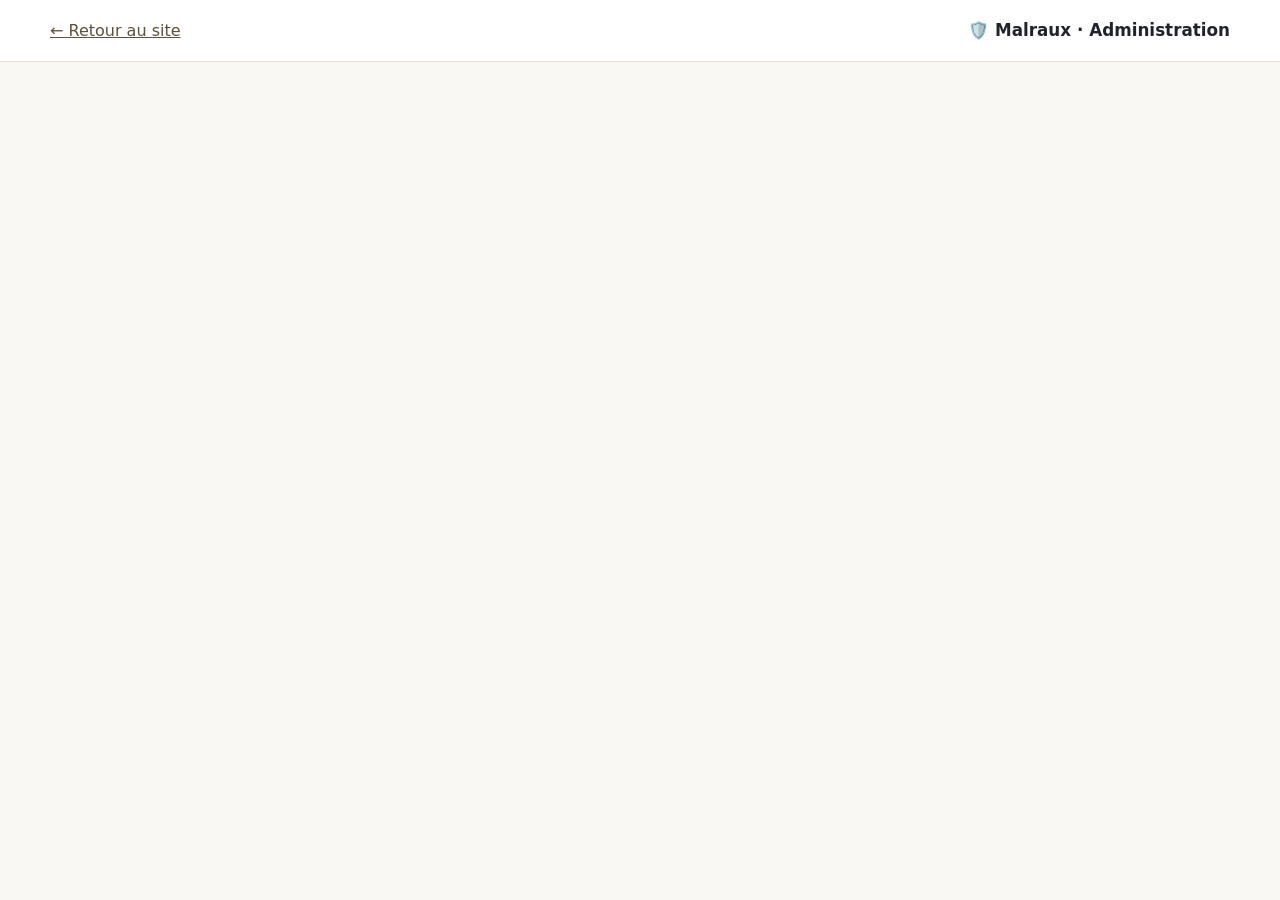
<file: admin.html>
<!doctype html><html lang="fr"><head><meta charset="utf-8"><meta name="viewport" content="width=device-width,initial-scale=1"><meta name="robots" content="noindex,nofollow"><meta name="referrer" content="strict-origin-when-cross-origin"><title>Administration sécurisée — Malraux</title><link rel="stylesheet" href="admin.css"><script src="cms-config.js"></script><script type="module" src="admin.js"></script></head><body>
<header><a href="index.html">← Retour au site</a><strong>🛡️ Malraux · Administration</strong><button id="logout" hidden>Déconnexion</button></header>
<main><section id="setup" class="panel" hidden><h1>Configuration nécessaire</h1><p>Le site public reste opérationnel. Pour activer l'administration, connectez un projet Supabase en suivant le fichier <code>INSTALLATION-ADMIN.md</code>. N'insérez jamais une clé <code>service_role</code> dans les fichiers publics.</p></section>
<section id="login" class="panel" hidden><h1>Connexion de l'équipe</h1><p>Chaque personne utilise son propre compte, créé sur invitation.</p><form id="loginForm"><label>Adresse e-mail<input id="email" type="email" autocomplete="username" required></label><label>Mot de passe<input id="password" type="password" autocomplete="current-password" required></label><button type="submit">Se connecter</button></form><p id="loginError" role="alert"></p></section>
<section id="workspace" hidden><div class="top"><div><h1>Gestion des contenus</h1><p id="identity"></p></div><div><span class="tag" id="role"></span></div></div><div class="layout"><nav class="panel" aria-label="Rubriques d'administration"><button class="tab active" data-tab="contents">✏️ Textes</button><button class="tab" data-tab="events">📅 Événements</button><button class="tab" data-tab="users">👥 Comptes et rôles</button><button class="tab" data-tab="history">🕘 Historique</button></nav><div class="panel" id="contents"><div class="sectionhead"><h2>Textes des pages</h2><span>Modifications enregistrées en brouillon avant publication</span></div><label>Choisir un texte<select id="field"></select></label><label>Contenu<textarea id="body" rows="7" maxlength="10000"></textarea></label><div class="actions"><button id="save">Enregistrer le brouillon</button><button id="publish" class="primary">Publier sur le site</button><button id="restore" class="secondary">Reprendre le texte publié</button></div><p class="hint" id="fieldInfo"></p></div><div class="panel" id="events" hidden>
 <div class="sectionhead"><div><h2>📅 Événements</h2><p>Gérez les événements publiés sur le site, sans GitHub.</p></div><button id="newEvent" class="primary" type="button">＋ Créer un événement</button></div>
 <div id="eventFormWrap" hidden><form id="eventForm"><input type="hidden" id="eventId"><label>Heure et date <input id="eventDate" type="datetime-local" required></label><label>Titre <input id="eventTitle" type="text" maxlength="160" minlength="3" required placeholder="Ex. Journée portes ouvertes"></label><label>Description <textarea id="eventDescription" rows="4" maxlength="4000" minlength="3" required></textarea></label><label>Image en lien (facultatif) <input id="eventImage" type="url" maxlength="1000" placeholder="https://…"></label><div class="actions"><button id="saveEventDraft" type="submit">💾 Enregistrer le brouillon</button><button id="publishEvent" type="button" class="primary">🚀 Publier maintenant</button><button id="cancelEvent" type="button" class="secondary">Annuler</button></div></form></div>
 <p id="eventNotice" role="status" aria-live="polite"></p><div id="eventList"></div>
 </div><div class="panel" id="users" hidden><h2>Comptes et rôles</h2><p>Les comptes sont créés par invitation depuis Supabase Auth. Les administrateurs peuvent ensuite attribuer les rôles.</p><div id="userList"></div></div><div class="panel" id="history" hidden><h2>Historique des publications</h2><div id="auditList"></div></div></div></section>
<p id="notice" role="status" aria-live="polite"></p></main></body></html>
</file>
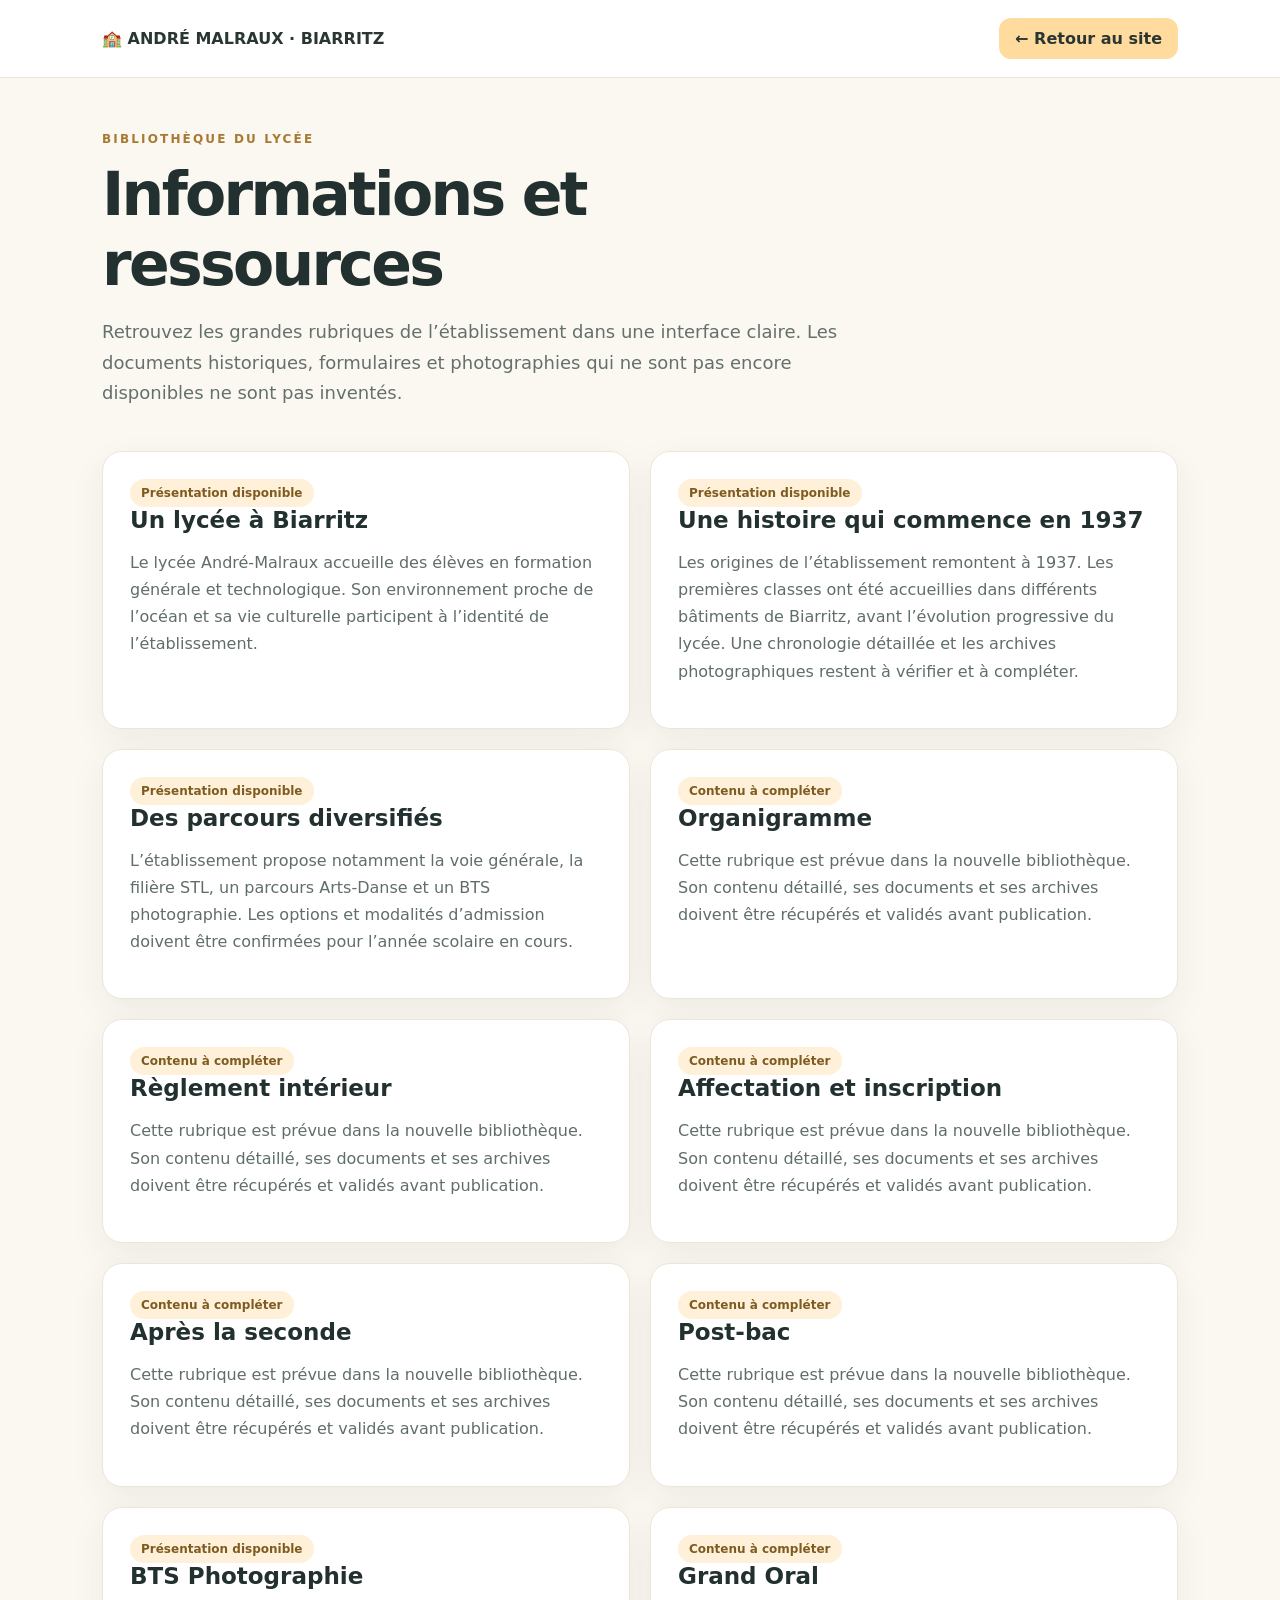
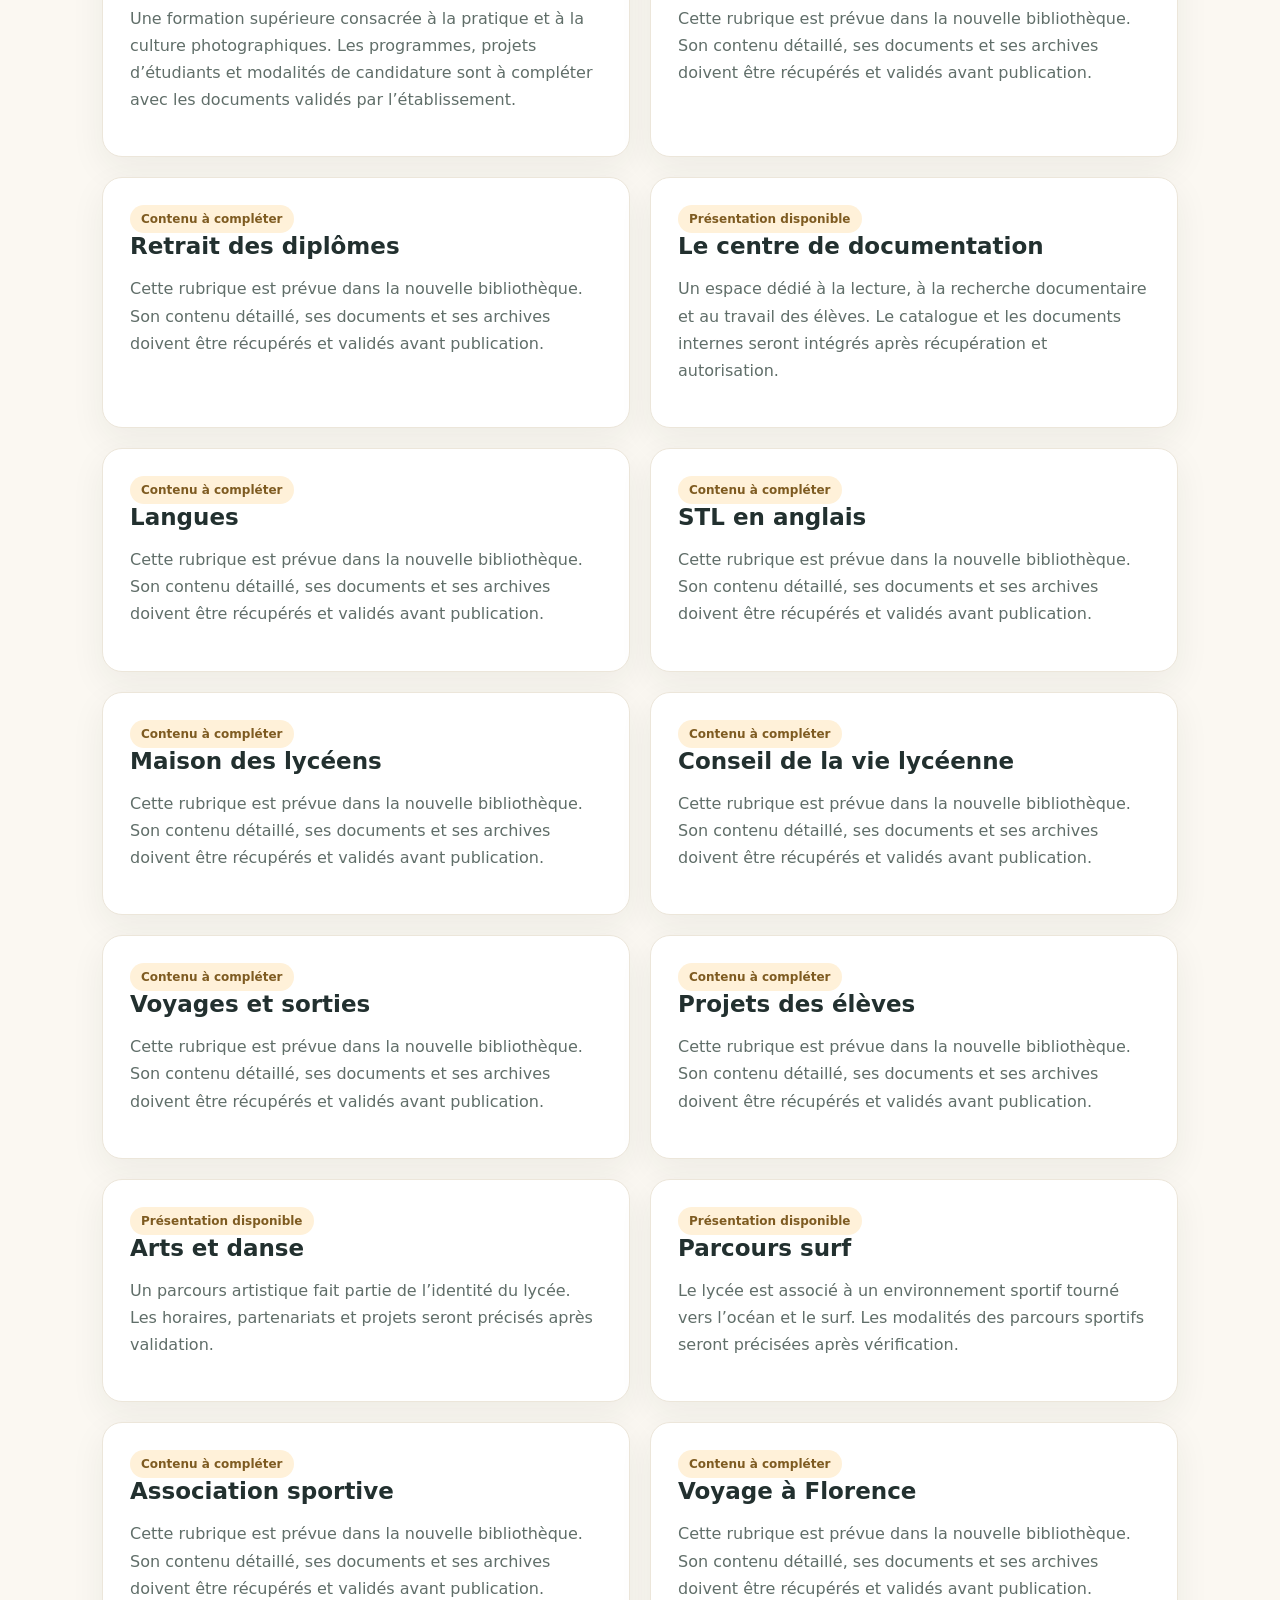
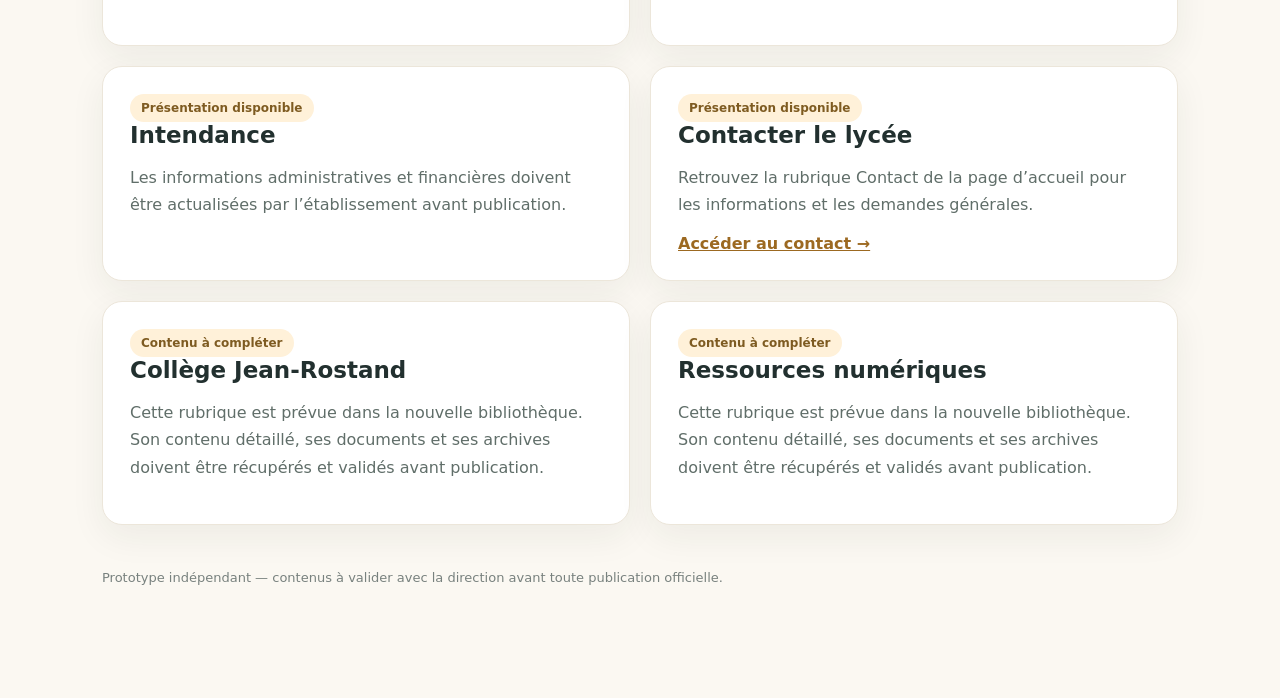
<file: ressources.html>
<!doctype html><html lang="fr"><head><meta charset="utf-8"><meta name="viewport" content="width=device-width,initial-scale=1"><title>Ressources & rubriques — Lycée André-Malraux</title><style>*,*:before,*:after{box-sizing:border-box}body{margin:0;background:#fbf8f2;color:#22302f;font-family:Inter,system-ui,-apple-system,Segoe UI,sans-serif}header{background:white;border-bottom:1px solid #eae4da;position:sticky;top:0;z-index:2}nav{max-width:1120px;margin:auto;display:flex;justify-content:space-between;align-items:center;padding:18px 22px;gap:20px}nav a{color:#293633;text-decoration:none;font-weight:700}.back{background:#ffdc9d;padding:11px 16px;border-radius:12px}main{max-width:1120px;margin:auto;padding:50px 22px 100px}.eyebrow{font-size:12px;letter-spacing:.18em;font-weight:800;color:#a87932}h1{font-size:clamp(36px,5vw,60px);letter-spacing:-.045em;max-width:750px;margin:12px 0}p.lead{font-size:18px;color:#64706b;line-height:1.7;max-width:760px}.sections{display:grid;grid-template-columns:repeat(2,minmax(0,1fr));gap:20px;margin-top:42px}.resource{scroll-margin-top:105px;background:white;border:1px solid #ece6da;border-radius:20px;padding:27px;box-shadow:0 12px 35px #192d2510}.resource:target{outline:3px solid #ffd187}.resource h2{margin:0 0 12px;font-size:23px}.resource p{line-height:1.7;color:#606e69}.status{display:inline-block;font-size:12px;font-weight:700;border-radius:100px;background:#fff1d9;color:#7e5b21;padding:7px 11px}.resource a{color:#9c6921;font-weight:700}.footer{font-size:13px;color:#78817e;margin-top:45px}@media(max-width:700px){.sections{grid-template-columns:1fr}nav{flex-wrap:wrap}}</style></head><body><header><nav><a href="index.html#accueil">🏫 ANDRÉ MALRAUX · BIARRITZ</a><a class="back" href="index.html#archives-officielles">← Retour au site</a></nav></header><main><span class="eyebrow">BIBLIOTHÈQUE DU LYCÉE</span><h1>Informations et ressources</h1><p class="lead">Retrouvez les grandes rubriques de l’établissement dans une interface claire. Les documents historiques, formulaires et photographies qui ne sont pas encore disponibles ne sont pas inventés.</p><div class="sections"><section class="resource" id="presentation"><span class="status">Présentation disponible</span><h2>Un lycée à Biarritz</h2><p>Le lycée André-Malraux accueille des élèves en formation générale et technologique. Son environnement proche de l’océan et sa vie culturelle participent à l’identité de l’établissement.</p></section><section class="resource" id="histoire"><span class="status">Présentation disponible</span><h2>Une histoire qui commence en 1937</h2><p>Les origines de l’établissement remontent à 1937. Les premières classes ont été accueillies dans différents bâtiments de Biarritz, avant l’évolution progressive du lycée. Une chronologie détaillée et les archives photographiques restent à vérifier et à compléter.</p></section><section class="resource" id="formations"><span class="status">Présentation disponible</span><h2>Des parcours diversifiés</h2><p>L’établissement propose notamment la voie générale, la filière STL, un parcours Arts-Danse et un BTS photographie. Les options et modalités d’admission doivent être confirmées pour l’année scolaire en cours.</p></section><section class="resource" id="organigramme"><span class="status">Contenu à compléter</span><h2>Organigramme</h2><p>Cette rubrique est prévue dans la nouvelle bibliothèque. Son contenu détaillé, ses documents et ses archives doivent être récupérés et validés avant publication.</p></section><section class="resource" id="reglement"><span class="status">Contenu à compléter</span><h2>Règlement intérieur</h2><p>Cette rubrique est prévue dans la nouvelle bibliothèque. Son contenu détaillé, ses documents et ses archives doivent être récupérés et validés avant publication.</p></section><section class="resource" id="inscription"><span class="status">Contenu à compléter</span><h2>Affectation et inscription</h2><p>Cette rubrique est prévue dans la nouvelle bibliothèque. Son contenu détaillé, ses documents et ses archives doivent être récupérés et validés avant publication.</p></section><section class="resource" id="apres-seconde"><span class="status">Contenu à compléter</span><h2>Après la seconde</h2><p>Cette rubrique est prévue dans la nouvelle bibliothèque. Son contenu détaillé, ses documents et ses archives doivent être récupérés et validés avant publication.</p></section><section class="resource" id="post-bac"><span class="status">Contenu à compléter</span><h2>Post-bac</h2><p>Cette rubrique est prévue dans la nouvelle bibliothèque. Son contenu détaillé, ses documents et ses archives doivent être récupérés et validés avant publication.</p></section><section class="resource" id="bts-photographie"><span class="status">Présentation disponible</span><h2>BTS Photographie</h2><p>Une formation supérieure consacrée à la pratique et à la culture photographiques. Les programmes, projets d’étudiants et modalités de candidature sont à compléter avec les documents validés par l’établissement.</p></section><section class="resource" id="grand-oral"><span class="status">Contenu à compléter</span><h2>Grand Oral</h2><p>Cette rubrique est prévue dans la nouvelle bibliothèque. Son contenu détaillé, ses documents et ses archives doivent être récupérés et validés avant publication.</p></section><section class="resource" id="diplomes"><span class="status">Contenu à compléter</span><h2>Retrait des diplômes</h2><p>Cette rubrique est prévue dans la nouvelle bibliothèque. Son contenu détaillé, ses documents et ses archives doivent être récupérés et validés avant publication.</p></section><section class="resource" id="cdi"><span class="status">Présentation disponible</span><h2>Le centre de documentation</h2><p>Un espace dédié à la lecture, à la recherche documentaire et au travail des élèves. Le catalogue et les documents internes seront intégrés après récupération et autorisation.</p></section><section class="resource" id="langues"><span class="status">Contenu à compléter</span><h2>Langues</h2><p>Cette rubrique est prévue dans la nouvelle bibliothèque. Son contenu détaillé, ses documents et ses archives doivent être récupérés et validés avant publication.</p></section><section class="resource" id="stl-anglais"><span class="status">Contenu à compléter</span><h2>STL en anglais</h2><p>Cette rubrique est prévue dans la nouvelle bibliothèque. Son contenu détaillé, ses documents et ses archives doivent être récupérés et validés avant publication.</p></section><section class="resource" id="mdl"><span class="status">Contenu à compléter</span><h2>Maison des lycéens</h2><p>Cette rubrique est prévue dans la nouvelle bibliothèque. Son contenu détaillé, ses documents et ses archives doivent être récupérés et validés avant publication.</p></section><section class="resource" id="cvl"><span class="status">Contenu à compléter</span><h2>Conseil de la vie lycéenne</h2><p>Cette rubrique est prévue dans la nouvelle bibliothèque. Son contenu détaillé, ses documents et ses archives doivent être récupérés et validés avant publication.</p></section><section class="resource" id="voyages"><span class="status">Contenu à compléter</span><h2>Voyages et sorties</h2><p>Cette rubrique est prévue dans la nouvelle bibliothèque. Son contenu détaillé, ses documents et ses archives doivent être récupérés et validés avant publication.</p></section><section class="resource" id="projets"><span class="status">Contenu à compléter</span><h2>Projets des élèves</h2><p>Cette rubrique est prévue dans la nouvelle bibliothèque. Son contenu détaillé, ses documents et ses archives doivent être récupérés et validés avant publication.</p></section><section class="resource" id="arts-danse"><span class="status">Présentation disponible</span><h2>Arts et danse</h2><p>Un parcours artistique fait partie de l’identité du lycée. Les horaires, partenariats et projets seront précisés après validation.</p></section><section class="resource" id="surf"><span class="status">Présentation disponible</span><h2>Parcours surf</h2><p>Le lycée est associé à un environnement sportif tourné vers l’océan et le surf. Les modalités des parcours sportifs seront précisées après vérification.</p></section><section class="resource" id="association-sportive"><span class="status">Contenu à compléter</span><h2>Association sportive</h2><p>Cette rubrique est prévue dans la nouvelle bibliothèque. Son contenu détaillé, ses documents et ses archives doivent être récupérés et validés avant publication.</p></section><section class="resource" id="florence"><span class="status">Contenu à compléter</span><h2>Voyage à Florence</h2><p>Cette rubrique est prévue dans la nouvelle bibliothèque. Son contenu détaillé, ses documents et ses archives doivent être récupérés et validés avant publication.</p></section><section class="resource" id="intendance"><span class="status">Présentation disponible</span><h2>Intendance</h2><p>Les informations administratives et financières doivent être actualisées par l’établissement avant publication.</p></section><section class="resource" id="contact"><span class="status">Présentation disponible</span><h2>Contacter le lycée</h2><p>Retrouvez la rubrique Contact de la page d’accueil pour les informations et les demandes générales.</p> <a href="index.html#contact">Accéder au contact →</a></section><section class="resource" id="college"><span class="status">Contenu à compléter</span><h2>Collège Jean-Rostand</h2><p>Cette rubrique est prévue dans la nouvelle bibliothèque. Son contenu détaillé, ses documents et ses archives doivent être récupérés et validés avant publication.</p></section><section class="resource" id="numerique"><span class="status">Contenu à compléter</span><h2>Ressources numériques</h2><p>Cette rubrique est prévue dans la nouvelle bibliothèque. Son contenu détaillé, ses documents et ses archives doivent être récupérés et validés avant publication.</p></section></div><p class="footer">Prototype indépendant — contenus à valider avec la direction avant toute publication officielle.</p></main></body></html>
</file>
<file: admin.css>
*{box-sizing:border-box}body{margin:0;background:#faf8f3;color:#202329;font:16px/1.5 system-ui,-apple-system,Segoe UI,sans-serif}header{background:#fff;border-bottom:1px solid #e9e3d7;display:flex;justify-content:space-between;align-items:center;gap:20px;padding:18px max(20px,calc((100% - 1180px)/2))}header a{color:#5b503c}header strong{font-size:1.05rem}main{max-width:1180px;margin:38px auto;padding:0 20px}.panel{background:#fff;border:1px solid #e9e3d7;border-radius:18px;padding:28px;box-shadow:0 7px 25px #241d1008}#login,#setup{max-width:540px;margin:80px auto}h1{font-size:clamp(1.6rem,3vw,2.3rem);margin:0 0 8px}h2{margin:0 0 18px}p{color:#65615c}.top{display:flex;justify-content:space-between;align-items:center;margin-bottom:22px}.layout{display:grid;grid-template-columns:235px 1fr;gap:20px}nav{display:flex;flex-direction:column;gap:8px;height:max-content}button{cursor:pointer;border:1px solid #ded7ca;border-radius:10px;padding:11px 16px;font:inherit;background:#fff;color:#26231d}button:hover{background:#fff7e9}button:focus-visible,input:focus-visible,textarea:focus-visible,select:focus-visible{outline:3px solid #c28a28;outline-offset:2px}button:disabled{opacity:.5;cursor:not-allowed}.tab{text-align:left}.tab.active,.primary,#save,#loginForm button{background:#ffd187;border-color:#ffd187;font-weight:700}.secondary{background:#f5f3ee}label{display:block;font-weight:650;margin:18px 0 6px}input,textarea,select{display:block;width:100%;font:inherit;margin-top:7px;border:1px solid #bdb6a8;border-radius:10px;padding:12px;background:#fff}textarea{resize:vertical}.actions{display:flex;gap:10px;flex-wrap:wrap;margin-top:18px}.tag{background:#fff0d4;border-radius:30px;padding:8px 14px}.hint{font-size:.9rem}.sectionhead{display:flex;align-items:center;justify-content:space-between;gap:10px}.sectionhead span{font-size:.85rem;color:#6d655c}#notice{min-height:28px;font-weight:650}.userrow,.auditrow{padding:14px 0;border-bottom:1px solid #ece7df;display:flex;justify-content:space-between;align-items:center;gap:12px}.userrow select{width:auto;min-width:145px}#loginError{color:#a72a2a}@media(max-width:750px){.layout{grid-template-columns:1fr}nav{flex-direction:row;flex-wrap:wrap}.sectionhead{display:block}header{flex-wrap:wrap}.userrow{flex-wrap:wrap}}@media(prefers-reduced-motion:no-preference){.panel{animation:appear .28s ease both}@keyframes appear{from{opacity:0;transform:translateY(7px)}to{opacity:1;transform:translateY(0)}}}
#events .sectionhead{align-items:flex-start}#events .sectionhead h2{margin-bottom:3px}#events .sectionhead p{margin:0 0 15px}#eventFormWrap{border:1px solid #e8ddc9;border-radius:14px;background:#fffcf6;padding:20px;margin:20px 0}#eventList .auditrow strong{display:block}#eventList .auditrow div div{color:#71685b;font-size:.9rem;margin-top:5px}@media(max-width:600px){#events .sectionhead{display:flex;flex-wrap:wrap}#events .sectionhead button{width:100%}}
</file>
